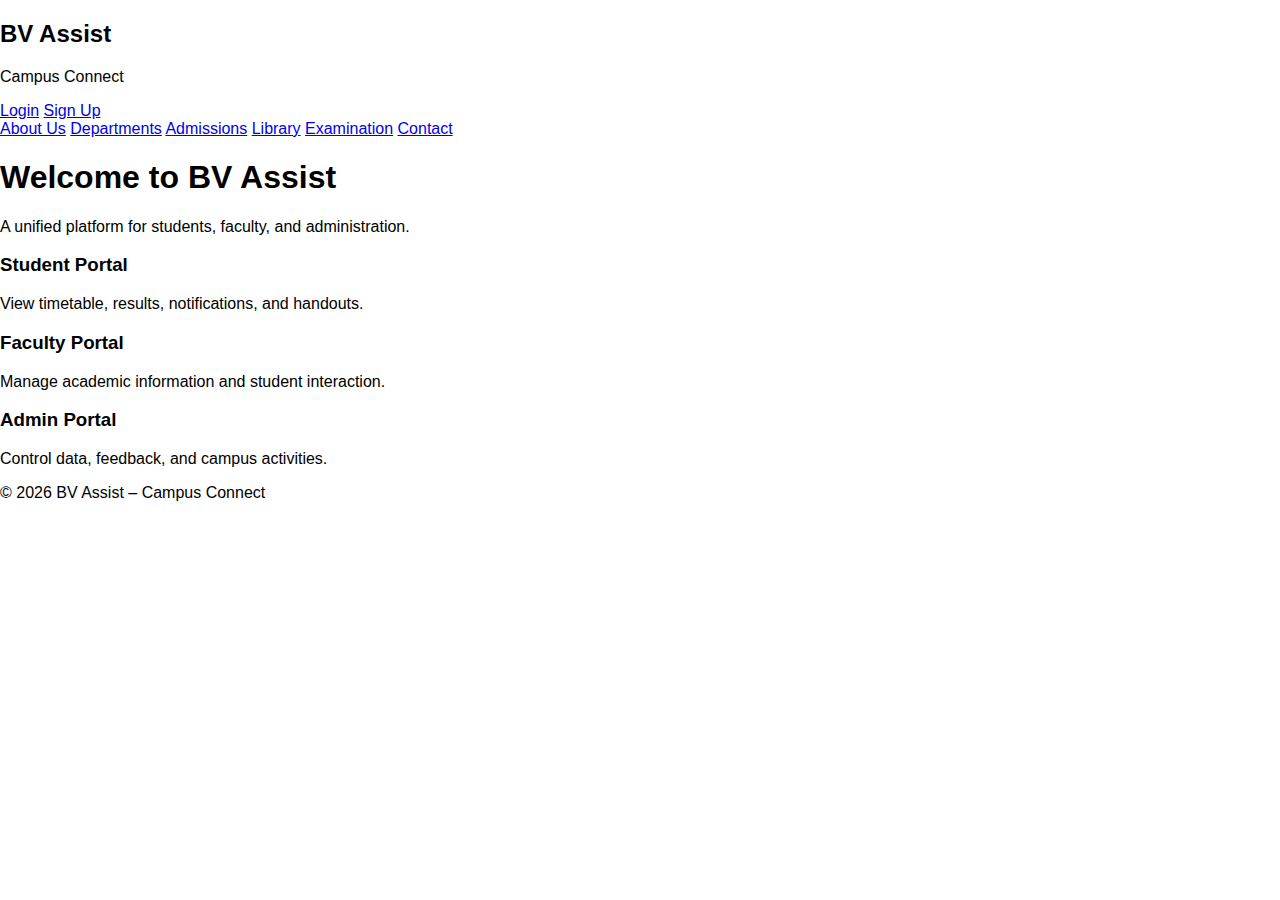
<file: index.html>
<!DOCTYPE html>
<html lang="en">
<head>
    <meta charset="UTF-8">
    <title>BV Assist – Campus Connect</title>
    <link rel="stylesheet" href="style.css">
</head>
<body>

    <!-- ===== TOP BAR ===== -->
    <div class="top-bar">
        <div class="logo">
            <h2>BV Assist</h2>
            <p>Campus Connect</p>
        </div>

        <div class="auth-buttons">
            <a href="login.html" class="btn login-btn">Login</a>
            <a href="signup.html" class="btn signup-btn">Sign Up</a>
        </div>
    </div>

    <!-- ===== NAVIGATION BAR ===== -->
    <div class="navbar">
        <a href="#">About Us</a>
        <a href="#">Departments</a>
        <a href="#">Admissions</a>
        <a href="#">Library</a>
        <a href="#">Examination</a>
        <a href="#">Contact</a>
    </div>

    <!-- ===== HERO SECTION ===== -->
    <div class="hero">
        <h1>Welcome to BV Assist</h1>
        <p>A unified platform for students, faculty, and administration.</p>
    </div>

    <!-- ===== CONTENT SECTION ===== -->
    <div class="content">
        <div class="card">
            <h3>Student Portal</h3>
            <p>View timetable, results, notifications, and handouts.</p>
        </div>

        <div class="card">
            <h3>Faculty Portal</h3>
            <p>Manage academic information and student interaction.</p>
        </div>

        <div class="card">
            <h3>Admin Portal</h3>
            <p>Control data, feedback, and campus activities.</p>
        </div>
    </div>

    <!-- ===== FOOTER ===== -->
    <div class="footer">
        <p>© 2026 BV Assist – Campus Connect</p>
    </div>

</body>
</html>
</file>
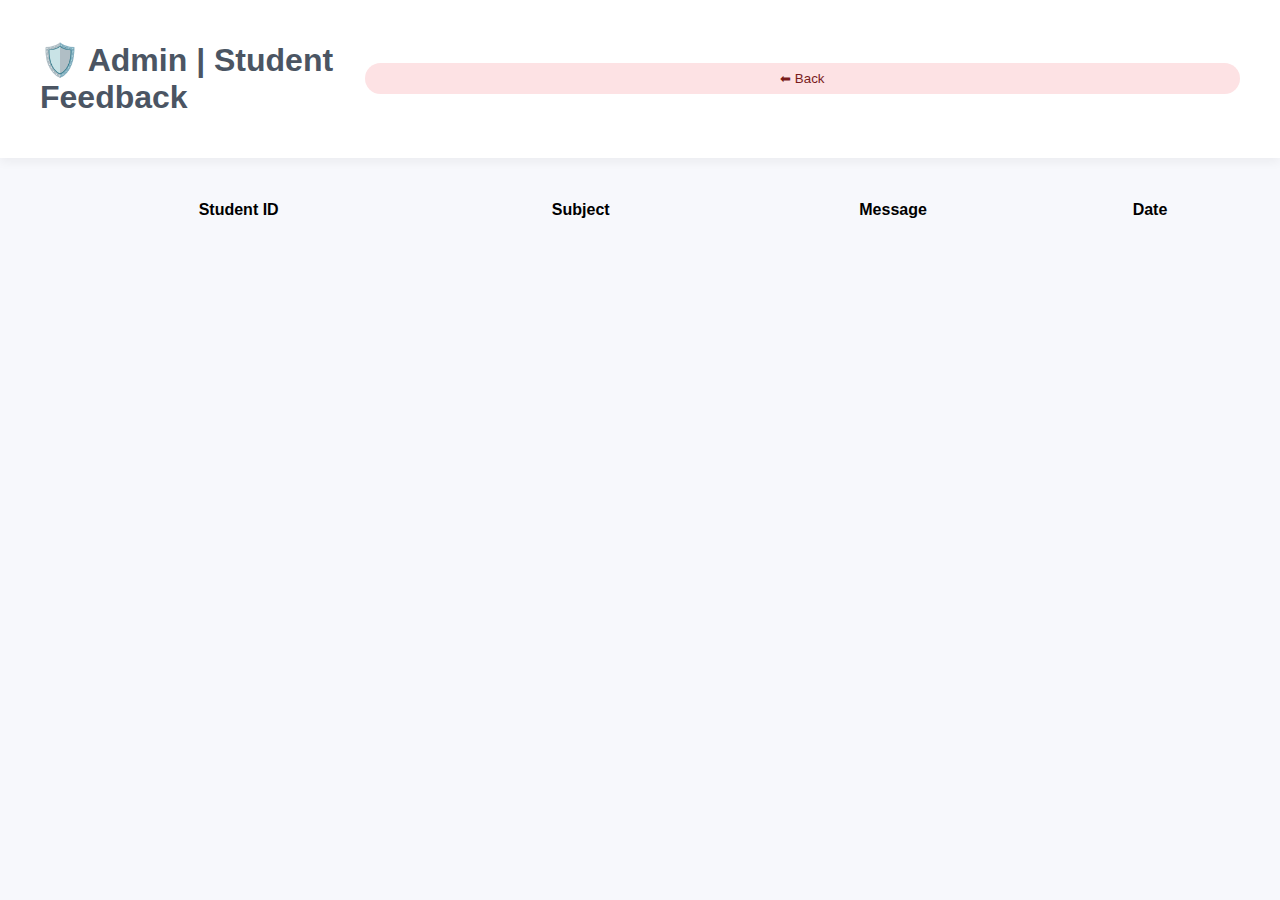
<file: admin-feedback.html>
<!DOCTYPE html>
<html lang="en">
<head>
    <meta charset="UTF-8">
    <title>BVAssist | Admin Feedback</title>
    <link rel="stylesheet" href="style.css">
</head>

<body class="dashboard-body">

<header class="dashboard-header">
    <h1>🛡️ Admin | Student Feedback</h1>
    <button class="logout-btn" onclick="goTo('dashboard.html')">⬅ Back</button>
</header>

<div class="dashboard-container">

    <table class="result-table" id="feedback-table">
    <tr>
        <th>Student ID</th>
        <th>Subject</th>
        <th>Message</th>
        <th>Date</th>
    </tr>
</table>


</div>

<script src="script.js"></script>
</body>
</html>
</file>
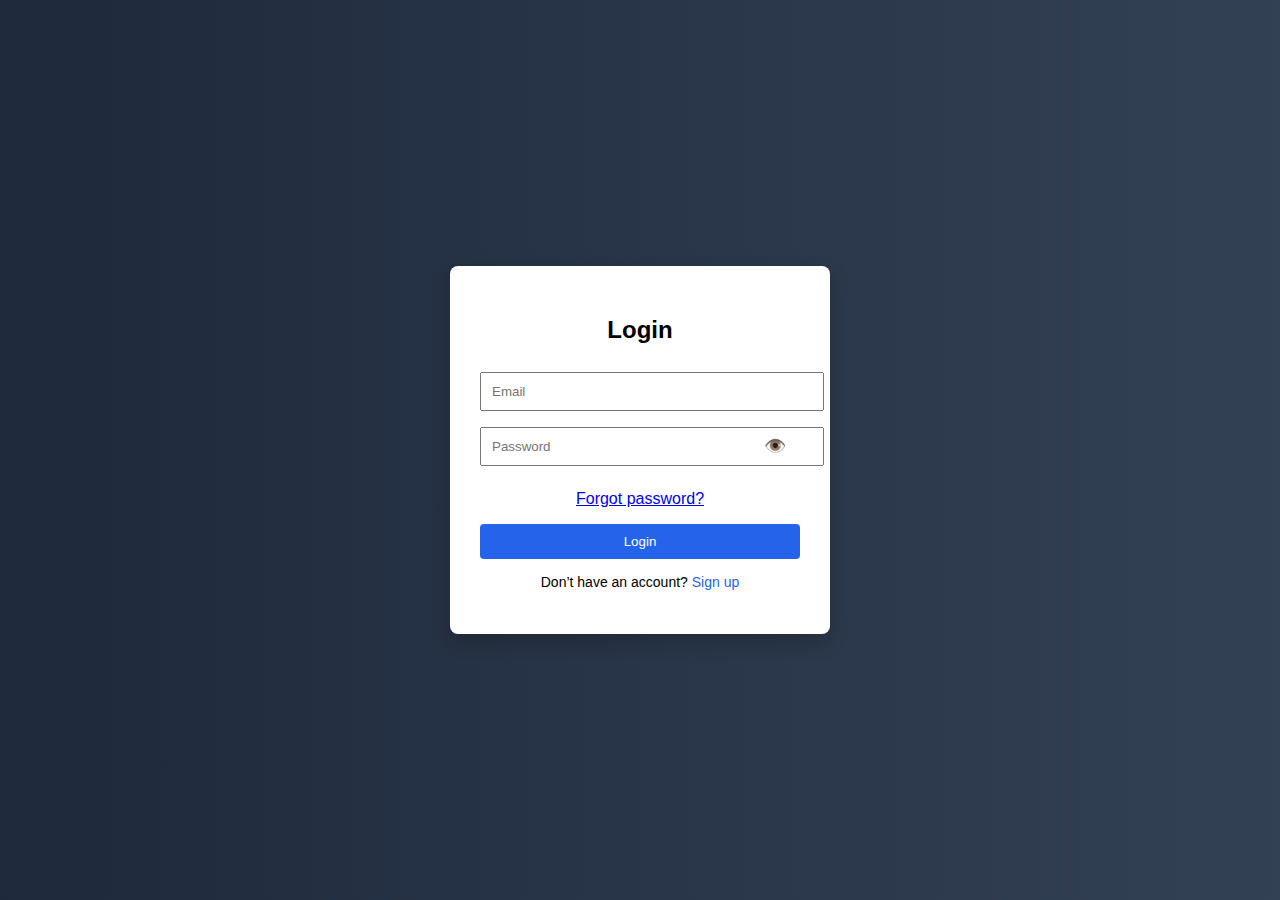
<file: dashboard.html>
<!DOCTYPE html>
<html lang="en">
<head>
    <meta charset="UTF-8">
    <title>BVAssist | Dashboard</title>
    <link rel="stylesheet" href="style.css">
</head>
<body class="dashboard-body">

    <header class="dashboard-header">
        <h1>🌸 BVAssist Dashboard</h1>
        <button class="logout-btn" onclick="logout()">Logout</button>
    </header>
    


    <div class="dashboard-container">

        <div class="dash-card pastel-blue" onclick="goTo('timetable.html')">
            📅 Timetable
        </div>

        <div class="dash-card pastel-purple" onclick="goTo('notifications.html')">
    🔔 Notifications
</div>

        <div class="dash-card pastel-green">
            🗺 Campus Roadmap
        </div>

        <div class="dash-card pastel-yellow" onclick="goTo('handouts.html')">
    📘 Handouts
</div>

<div class="dash-card pastel-lavender" onclick="goTo('results.html')">
    📊 Results
</div>


        <div class="dash-card pastel-peach" onclick="goTo('feedback.html')">
    📝 Feedback
</div>

    </div>

    <script src="script.js"></script>
</body>
</html>
</file>
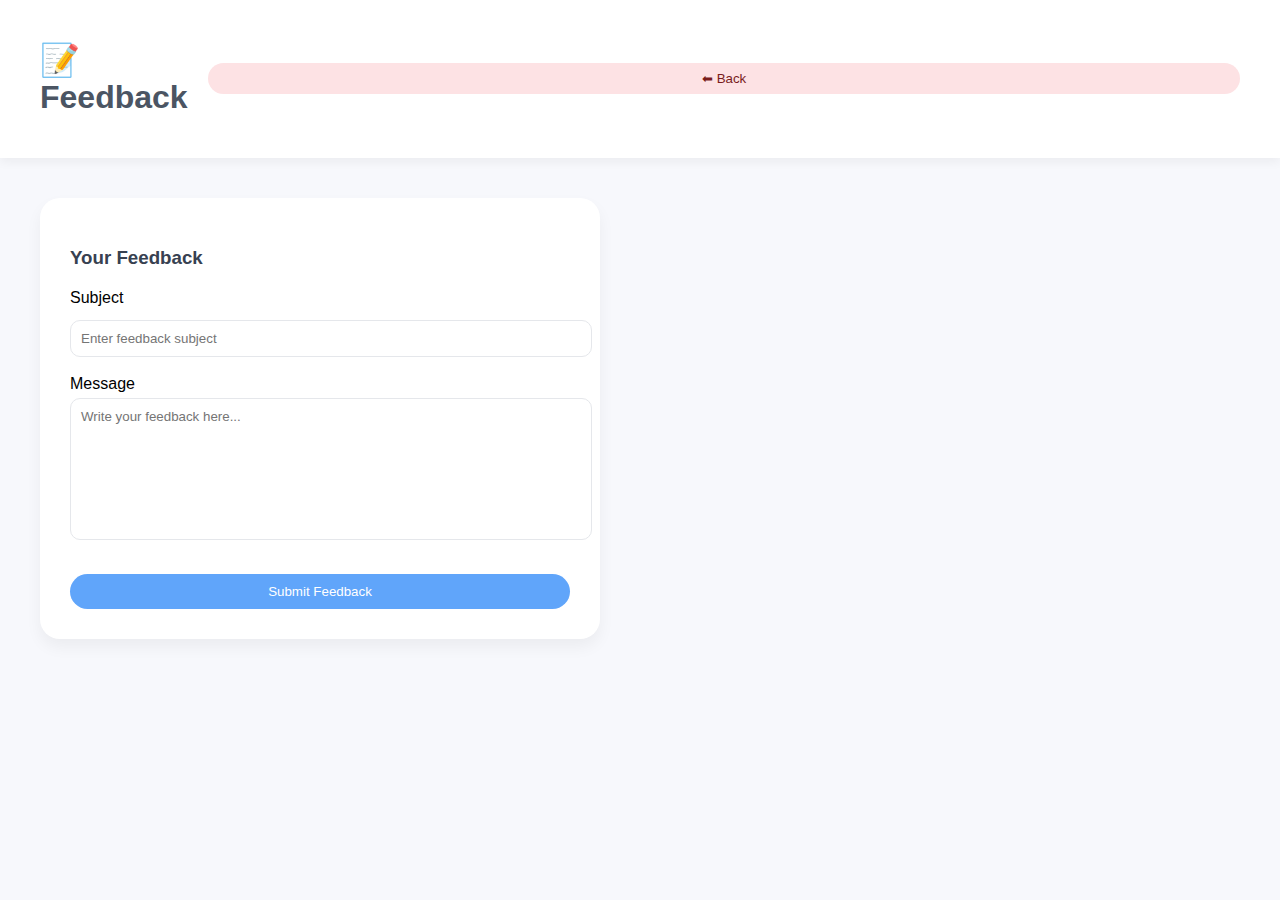
<file: feedback.html>
<!DOCTYPE html>
<html lang="en">
<head>
    <meta charset="UTF-8">
    <title>BVAssist | Feedback</title>
    <link rel="stylesheet" href="style.css">
</head>

<body class="dashboard-body">

<header class="dashboard-header">
    <h1>📝 Feedback</h1>
    <button class="logout-btn" onclick="goTo('dashboard.html')">⬅ Back</button>
</header>

<div class="dashboard-container">

    <form id="feedback-form" class="feedback-card">
        <h3>Your Feedback</h3>

        <label>Subject</label>
        <input type="text" id="subject" placeholder="Enter feedback subject" required>

        <label>Message</label>
        <textarea id="message" rows="5" placeholder="Write your feedback here..." required></textarea>

        <button type="submit">Submit Feedback</button>
    </form>

</div>

<!-- SUCCESS STATE -->
<div id="success-message" class="empty-state" style="display:none;">
    <h3>✅ Feedback Submitted</h3>
    <p>Thank you for your feedback. It has been sent to the administration.</p>
</div>

<script src="script.js"></script>
</body>
</html>
</file>
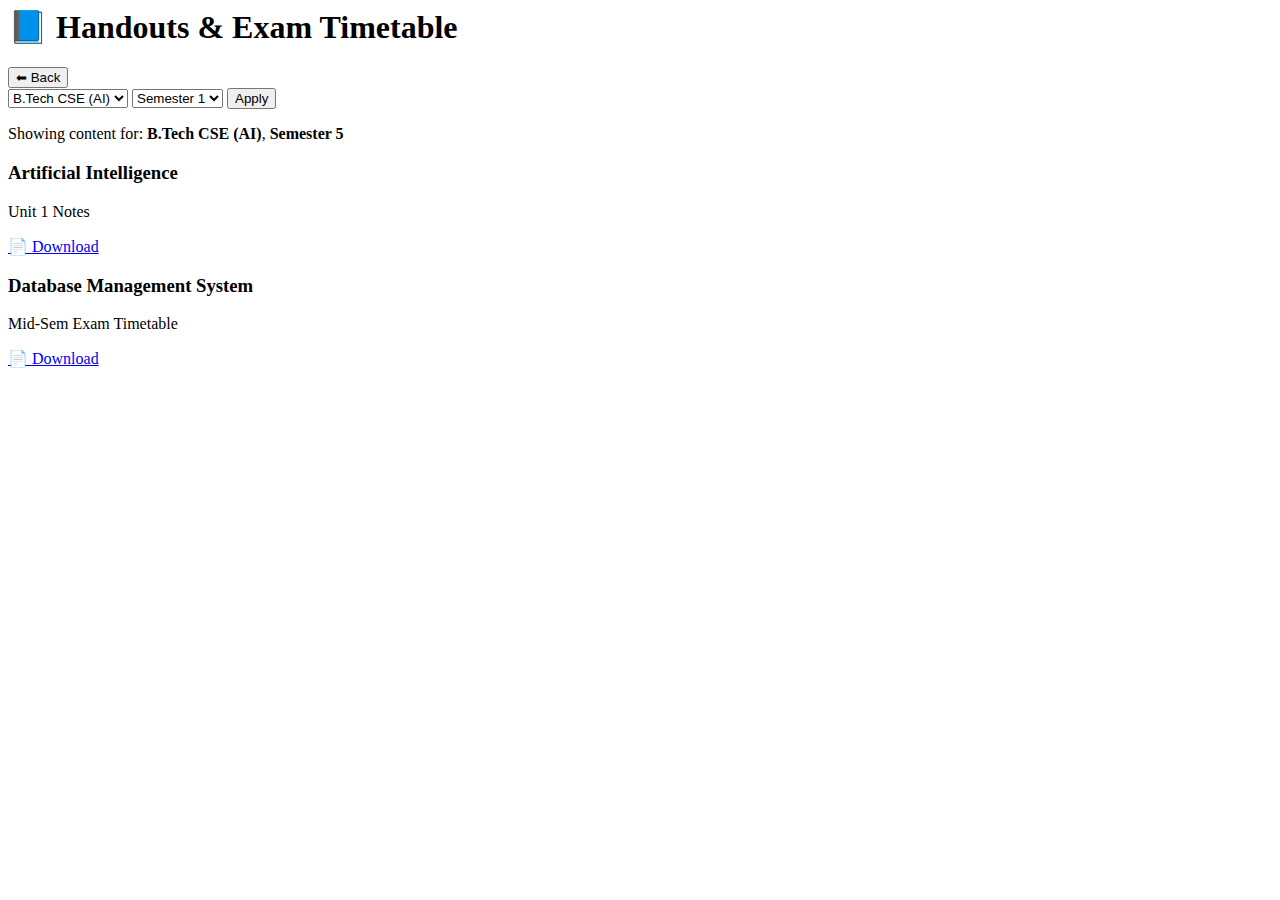
<file: handouts.html>
<body class="dashboard-body">

<header class="dashboard-header">
    <h1>📘 Handouts & Exam Timetable</h1>
    <button class="logout-btn" onclick="goTo('dashboard.html')">⬅ Back</button>
</header>

<!-- FILTER BAR -->
<div class="filter-bar">
    <select id="programme">
        <option>B.Tech CSE (AI)</option>
        <option>B.Tech CSE</option>
        <option>B.Tech IT</option>
        <option>B.Tech ECE</option>
    </select>

    <select id="semester">
        <option>Semester 1</option>
        <option>Semester 2</option>
        <option>Semester 3</option>
        <option>Semester 4</option>
        <option>Semester 5</option>
        <option>Semester 6</option>
        <option>Semester 7</option>
        <option>Semester 8</option>
    </select>

    <button onclick="applyHandoutFilter()">Apply</button>
</div>

<!-- CONTEXT INFO -->
<p id="context-info" class="context-info">
    Showing content for: <strong>B.Tech CSE (AI)</strong>, <strong>Semester 5</strong>
</p>

<!-- HANDOUTS SECTION -->
<div id="handouts-section" class="dashboard-container">

    <div class="handout-card pastel-yellow">
        <h3>Artificial Intelligence</h3>
        <p>Unit 1 Notes</p>
        <a href="#">📄 Download</a>
    </div>

    <div class="handout-card pastel-lavender">
        <h3>Database Management System</h3>
        <p>Mid-Sem Exam Timetable</p>
        <a href="#">📄 Download</a>
    </div>

</div>

<!-- EMPTY STATE -->
<div id="empty-state" class="empty-state" style="display:none;">
    <h3>📭 No handouts available</h3>
    <p>Please select another semester.</p>
</div>

<script src="script.js"></script>
</body>
</file>
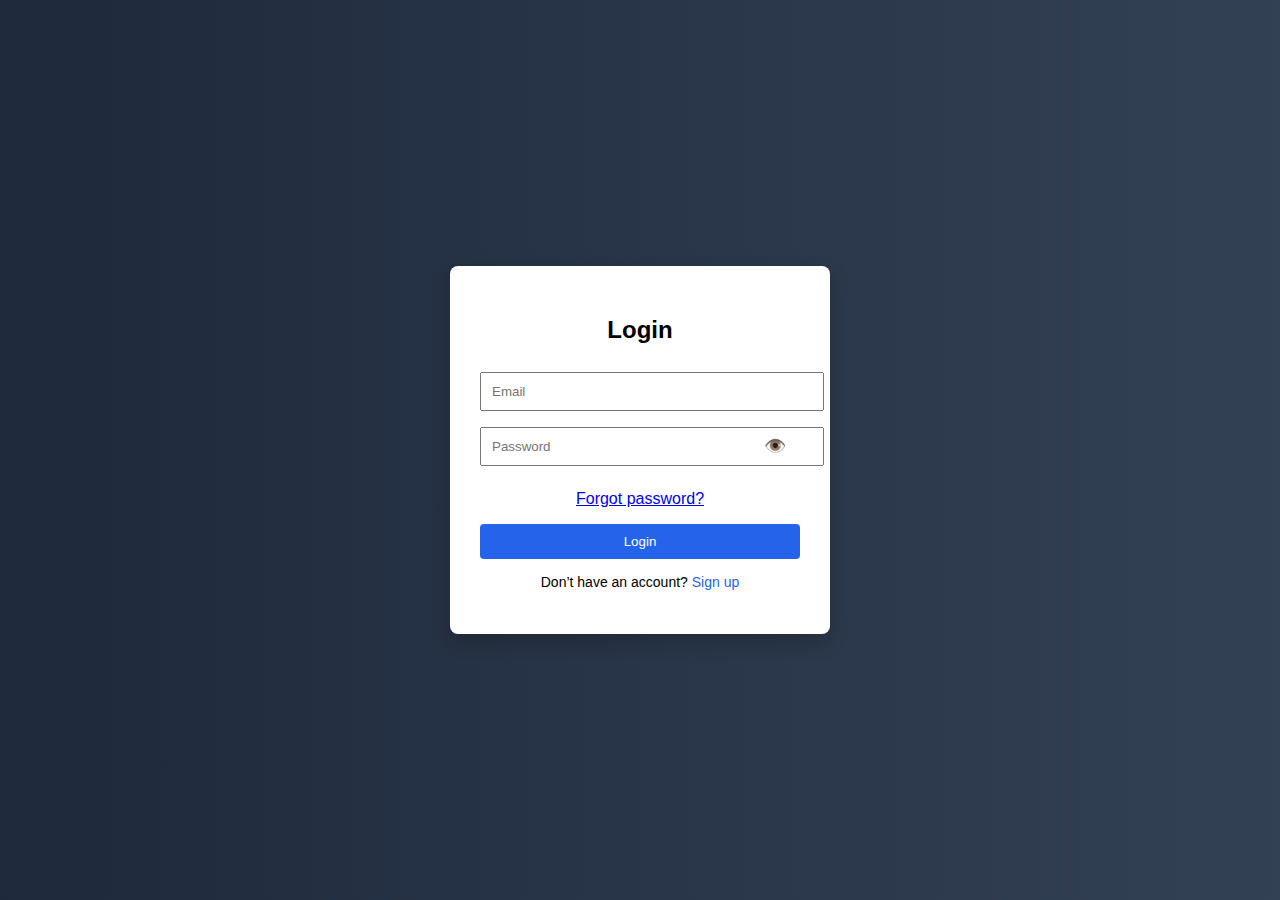
<file: login.html>
<!DOCTYPE html>
<html lang="en">
<head>
    <meta charset="UTF-8">
    <title>BVAssist Login</title>
    <link rel="stylesheet" href="style.css">
</head>

<body class="auth-body">
<div class="auth-container">

    <!-- LOGIN VIEW -->
    <div id="login-view">
        <h2>Login</h2>

        <form id="login-form">
            <input type="email" id="email" placeholder="Email" required>

            <div class="password-wrapper">
                <input type="password" id="password" placeholder="Password" required>
                <span class="toggle-password" onclick="togglePassword()">👁️</span>
            </div>

            <p class="forgot">
                <a href="#" onclick="showForgot()">Forgot password?</a>
            </p>

            <p id="login-error" class="error-text"></p>

            <button type="submit">Login</button>
        </form>

        <p class="switch">
            Don’t have an account?
            <a href="signup.html">Sign up</a>
        </p>
    </div>

    <!-- FORGOT PASSWORD VIEW -->
<div id="forgot-view" style="display:none;">
    <h2>Forgot Password</h2>

    <form id="forgot-form">
        <input
            type="email"
            id="forgot-email"
            placeholder="Enter registered email"
            required
        >

        <p id="forgot-error" class="error-text"></p>

        <button type="submit">Send Reset Link</button>
    </form>

    <p class="switch">
        <a href="#" onclick="showLogin()">Back to login</a>
    </p>
</div>



</div>

<script src="script.js"></script>
</body>
</html>
</file>
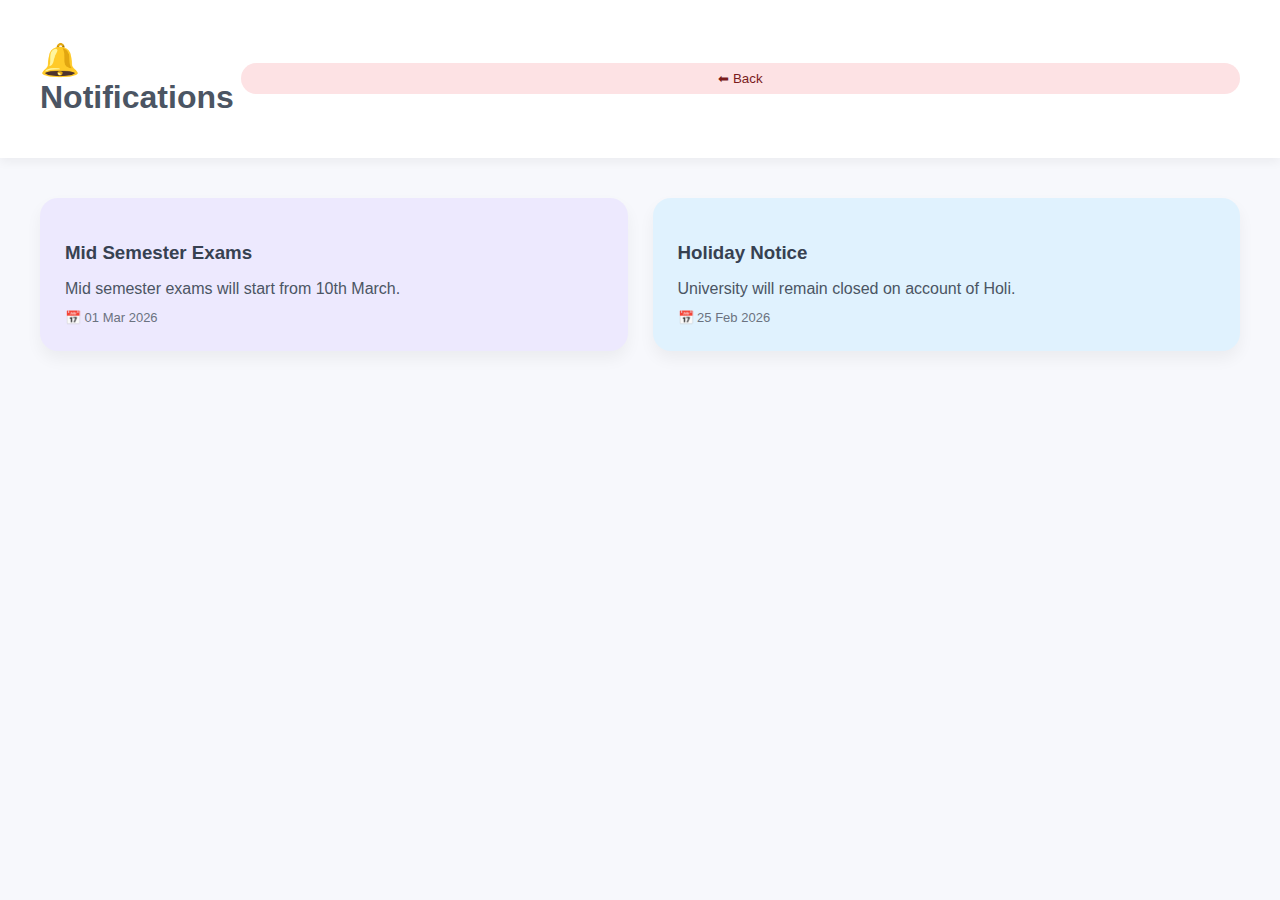
<file: notifications.html>
<!DOCTYPE html>
<html lang="en">
<head>
    <meta charset="UTF-8">
    <title>BVAssist | Notifications</title>
    <link rel="stylesheet" href="style.css">
</head>
<body class="dashboard-body">

<header class="dashboard-header">
    <h1>🔔 Notifications</h1>
    <button class="logout-btn" onclick="goTo('dashboard.html')">⬅ Back</button>
</header>

<div class="dashboard-container">

    <div class="notification-card pastel-purple">
        <h3>Mid Semester Exams</h3>
        <p>Mid semester exams will start from 10th March.</p>
        <span>📅 01 Mar 2026</span>
    </div>

    <div class="notification-card pastel-blue">
        <h3>Holiday Notice</h3>
        <p>University will remain closed on account of Holi.</p>
        <span>📅 25 Feb 2026</span>
    </div>

</div>

<script src="script.js"></script>
</body>
</html>
</file>
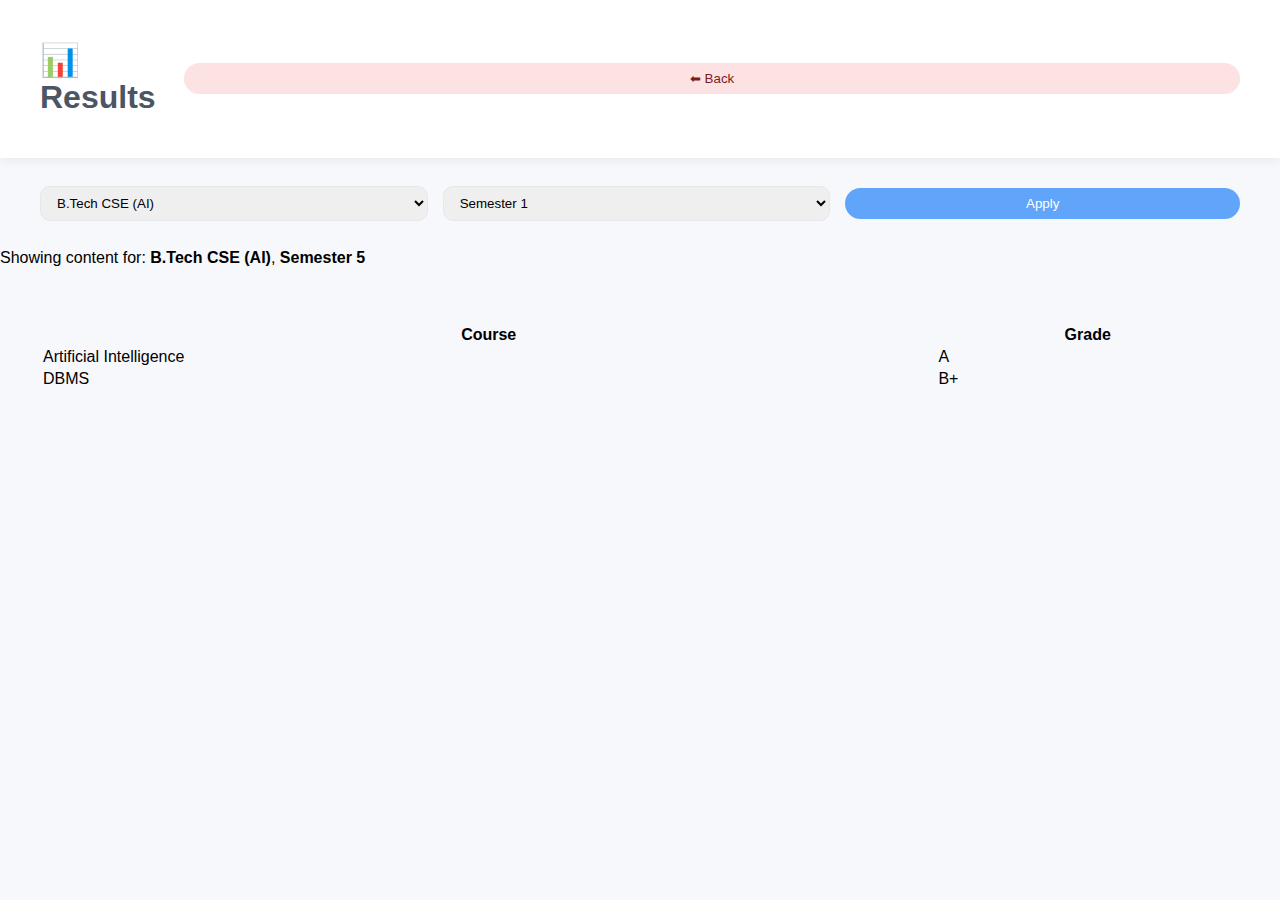
<file: results.html>
<!DOCTYPE html>
<html lang="en">
<head>
    <meta charset="UTF-8">
    <title>BVAssist | Results</title>
    <link rel="stylesheet" href="style.css">
</head>

<body class="dashboard-body">

<!-- HEADER -->
<header class="dashboard-header">
    <h1>📊 Results</h1>
    <button class="logout-btn" onclick="goTo('dashboard.html')">⬅ Back</button>
</header>

<!-- FILTER BAR -->
<div class="filter-bar">
    <select id="programme">
        <option>B.Tech CSE (AI)</option>
        <option>B.Tech CSE</option>
        <option>B.Tech IT</option>
        <option>B.Tech ECE</option>
    </select>

    <select id="semester">
        <option>Semester 1</option>
        <option>Semester 2</option>
        <option>Semester 3</option>
        <option>Semester 4</option>
        <option>Semester 5</option>
        <option>Semester 6</option>
        <option>Semester 7</option>
        <option>Semester 8</option>
    </select>

    <button onclick="applyFilter()">Apply</button>
</div>

<!-- CONTEXT INFO -->
<p id="context-info" class="context-info">
    Showing content for: <strong>B.Tech CSE (AI)</strong>, <strong>Semester 5</strong>
</p>

<!-- RESULTS SECTION -->
<div id="results-section" class="dashboard-container">
    <table class="result-table">
        <tr>
            <th>Course</th>
            <th>Grade</th>
        </tr>
        <tr>
            <td>Artificial Intelligence</td>
            <td>A</td>
        </tr>
        <tr>
            <td>DBMS</td>
            <td>B+</td>
        </tr>
    </table>
</div>

<!-- EMPTY STATE -->
<div id="empty-state" class="empty-state" style="display:none;">
    <h3>📊 No results available</h3>
    <p>
        There are no results for the selected programme and semester.<br>
        Please try another selection.
    </p>
</div>

<script src="script.js"></script>
</body>
</html>
</file>
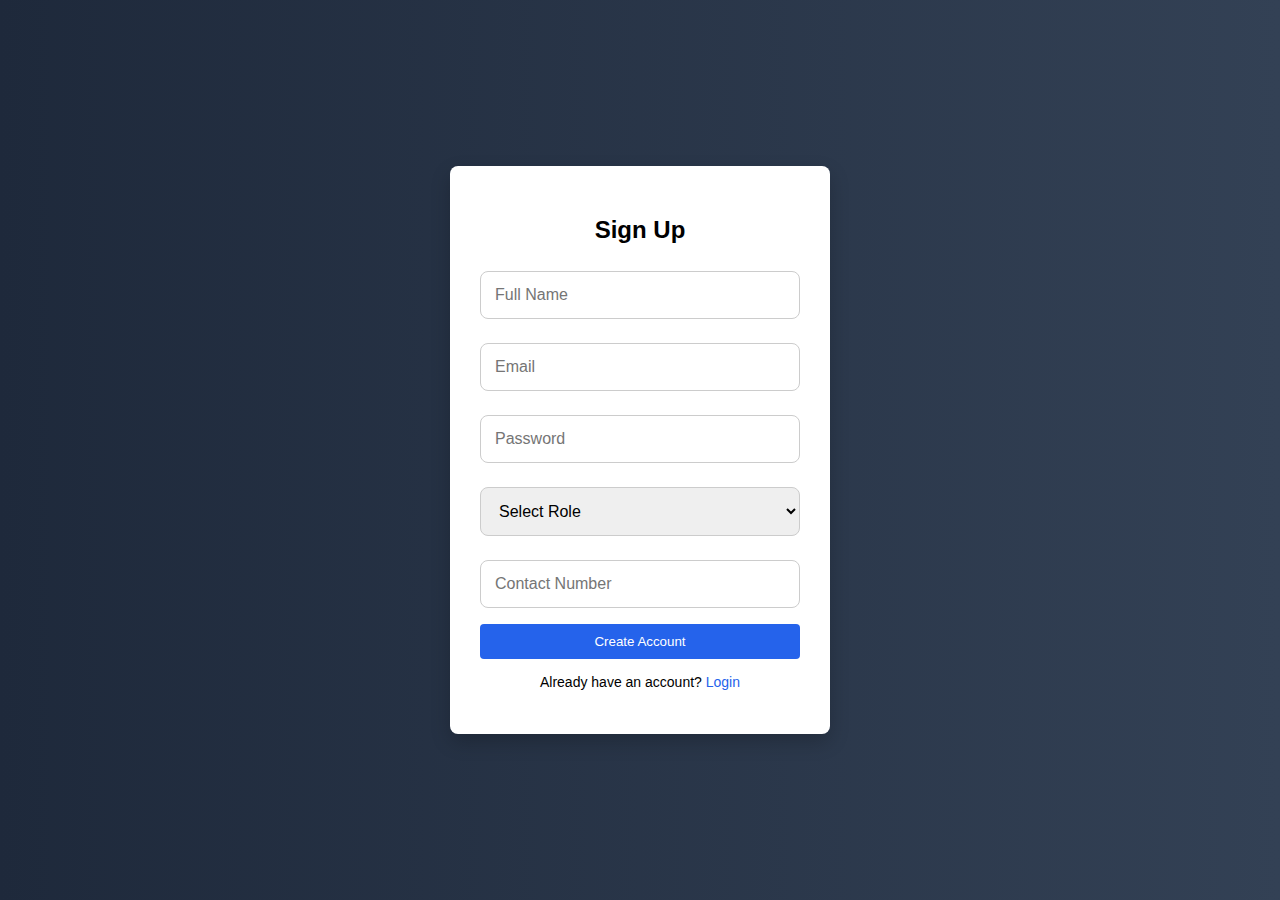
<file: signup.html>
<!DOCTYPE html>
<html lang="en">
<head>
    <meta charset="UTF-8">
    <title>BVAssist Sign Up</title>
    <link rel="stylesheet" href="style.css">
</head>

<body class="auth-body">

<div class="auth-container">
    <h2>Sign Up</h2>

    <form id="signup-form">

        <input
            type="text"
            id="signup-name"
            class="auth-input"
            placeholder="Full Name"
            required
        >

        <input
            type="email"
            id="signup-email"
            class="auth-input"
            placeholder="Email"
            required
        >

        <input
            type="password"
            id="signup-password"
            class="auth-input"
            placeholder="Password"
            required
        >

        <select id="signup-role" class="auth-input" required>
            <option value="">Select Role</option>
            <option value="Student">Student</option>
            <option value="Parent">Parent</option>
            <option value="Faculty">Faculty</option>
        </select>

        <input
            type="text"
            id="signup-contact"
            class="auth-input"
            placeholder="Contact Number"
        >

        <button type="submit">Create Account</button>
    </form>

    <!-- ERROR MESSAGE -->
    <p id="signup-error" class="error-text"></p>

    <p class="switch">
        Already have an account?
        <a href="login.html">Login</a>
    </p>
</div>

<script src="script.js"></script>
</body>
</html>
</file>
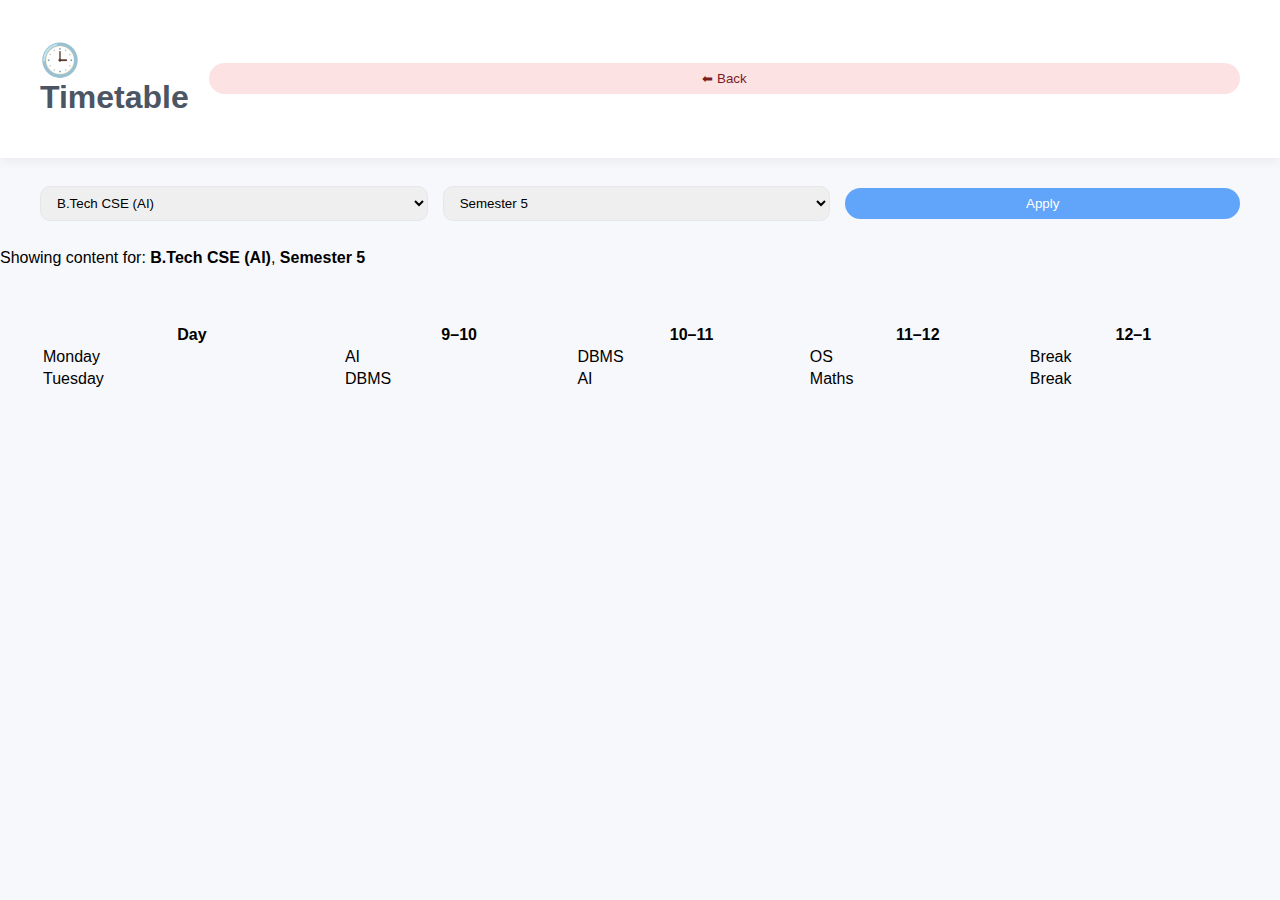
<file: timetable.html>
<!DOCTYPE html>
<html lang="en">
<head>
    <meta charset="UTF-8">
    <title>BVAssist | Timetable</title>
    <link rel="stylesheet" href="style.css">
</head>

<body class="dashboard-body">

<header class="dashboard-header">
    <h1>🕒 Timetable</h1>
    <button class="logout-btn" onclick="goTo('dashboard.html')">⬅ Back</button>
</header>

<!-- FILTER BAR -->
<div class="filter-bar">
    <select id="programme">
        <option>B.Tech CSE (AI)</option>
        <option>B.Tech CSE</option>
        <option>B.Tech IT</option>
        <option>B.Tech ECE</option>
    </select>

    <select id="semester">
        <option>Semester 1</option>
        <option>Semester 2</option>
        <option>Semester 3</option>
        <option>Semester 4</option>
        <option selected>Semester 5</option>
        <option>Semester 6</option>
        <option>Semester 7</option>
        <option>Semester 8</option>
    </select>

    <button onclick="applyTimetableFilter()">Apply</button>
</div>

<!-- CONTEXT INFO -->
<p id="context-info" class="context-info">
    Showing content for: <strong>B.Tech CSE (AI)</strong>, <strong>Semester 5</strong>
</p>

<!-- TIMETABLE SECTION -->
<div id="timetable-section" class="dashboard-container">

    <table class="result-table">
        <tr>
            <th>Day</th>
            <th>9–10</th>
            <th>10–11</th>
            <th>11–12</th>
            <th>12–1</th>
        </tr>
        <tr>
            <td>Monday</td>
            <td>AI</td>
            <td>DBMS</td>
            <td>OS</td>
            <td>Break</td>
        </tr>
        <tr>
            <td>Tuesday</td>
            <td>DBMS</td>
            <td>AI</td>
            <td>Maths</td>
            <td>Break</td>
        </tr>
    </table>

</div>

<!-- EMPTY STATE -->
<div id="empty-state" class="empty-state" style="display:none;">
    <h3>🕒 No timetable available</h3>
    <p>
        No timetable found for the selected programme and semester.<br>
        Please try another selection.
    </p>
</div>

<script src="script.js"></script>
</body>
</html>
</file>
<file: style.css>
body {
    margin: 0;
    font-family: Arial, sans-serif;
}


.auth-container {
    background: white;
    padding: 30px;
    width: 320px;
    border-radius: 8px;
    text-align: center;
    box-shadow: 0 8px 20px rgba(0,0,0,0.2);
}

input, select {
    width: 100%;
    padding: 10px;
    margin: 8px 0;
}

button {
    width: 100%;
    padding: 10px;
    background-color: #2563eb;
    color: white;
    border: none;
    cursor: pointer;
    border-radius: 4px;
}

button:hover {
    background-color: #1d4ed8;
}

.switch {
    margin-top: 15px;
    font-size: 14px;
}

.switch a {
    color: #2563eb;
    text-decoration: none;
}
/* ===== DASHBOARD STYLES ===== */

.dashboard-body {
    background: #f7f8fc;
    min-height: 100vh;
}

.dashboard-header {
    background: #ffffff;
    padding: 20px 40px;
    display: flex;
    justify-content: space-between;
    align-items: center;
    box-shadow: 0 4px 10px rgba(0,0,0,0.05);
}

.dashboard-header h1 {
    color: #4b5563;
    font-weight: 600;
}

.logout-btn {
    background: #fde2e4;
    border: none;
    padding: 8px 16px;
    border-radius: 20px;
    cursor: pointer;
    color: #7a1c1c;
    font-weight: 500;
}

.dashboard-container {
    padding: 40px;
    display: grid;
    grid-template-columns: repeat(auto-fit, minmax(200px, 1fr));
    gap: 25px;
}

.dash-card {
    padding: 30px;
    border-radius: 20px;
    text-align: center;
    font-size: 18px;
    cursor: pointer;
    box-shadow: 0 10px 20px rgba(0,0,0,0.06);
    transition: transform 0.2s ease, box-shadow 0.2s ease;
}

.dash-card:hover {
    transform: translateY(-5px);
    box-shadow: 0 14px 25px rgba(0,0,0,0.1);
}

/* ===== PASTEL COLORS ===== */

.pastel-blue { background: #e0f2fe; }
.pastel-purple { background: #ede9fe; }
.pastel-pink { background: #fce7f3; }
.pastel-green { background: #ecfdf5; }
.pastel-yellow { background: #fef9c3; }
.pastel-lavender { background: #f3e8ff; }
.pastel-peach { background: #ffe4e6; }
.pastel-grey { background: #f1f5f9; }
/* ===== TIMETABLE ===== */

.timetable-card {
    background: #ffffff;
    padding: 25px;
    border-radius: 18px;
    box-shadow: 0 8px 16px rgba(0,0,0,0.05);
}

.timetable-card h3 {
    margin-bottom: 10px;
    color: #475569;
}

.timetable-card p {
    background: #f1f5f9;
    padding: 8px;
    border-radius: 10px;
    margin: 6px 0;
}
.auth-body {
    height: 100vh;
    background: linear-gradient(to right, #1e293b, #334155);
    display: flex;
    justify-content: center;
    align-items: center;
}
/* ===== NOTIFICATIONS ===== */

.notification-card {
    padding: 25px;
    border-radius: 18px;
    box-shadow: 0 8px 16px rgba(0,0,0,0.05);
}

.notification-card h3 {
    margin-bottom: 8px;
    color: #374151;
}

.notification-card p {
    margin-bottom: 10px;
    color: #4b5563;
}

.notification-card span {
    font-size: 13px;
    color: #6b7280;
}
/* ===== FEEDBACK ===== */

.feedback-card {
    padding: 30px;
    border-radius: 20px;
    max-width: 500px;
}

.feedback-card h3 {
    margin-bottom: 15px;
    color: #374151;
}

.feedback-card textarea {
    width: 100%;
    height: 120px;
    padding: 12px;
    border-radius: 12px;
    border: 1px solid #e5e7eb;
    resize: none;
    margin-bottom: 15px;
    font-family: Arial, sans-serif;
}

.submit-btn {
    background: #fb7185;
    border: none;
    padding: 10px 25px;
    border-radius: 25px;
    color: white;
    cursor: pointer;
}

.submit-btn:hover {
    background: #f43f5e;
}
/* ===== HANDOUTS ===== */

.handout-card {
    padding: 25px;
    border-radius: 18px;
    box-shadow: 0 8px 16px rgba(0,0,0,0.05);
}

.handout-card h3 {
    margin-bottom: 8px;
    color: #374151;
}

.handout-card p {
    margin-bottom: 10px;
    color: #4b5563;
}

.handout-card a {
    text-decoration: none;
    color: #2563eb;
    font-weight: 500;
}
/* ===== USER INFO ===== */

.user-info {
    margin: 20px 40px;
    background: #ffffff;
    padding: 15px 25px;
    border-radius: 15px;
    box-shadow: 0 6px 12px rgba(0,0,0,0.04);
    display: flex;
    gap: 30px;
    color: #374151;
}
/* ===== FILTER BAR ===== */

.filter-bar {
    margin: 20px 40px;
    display: flex;
    gap: 15px;
    align-items: center;
}

.filter-bar select {
    padding: 8px 12px;
    border-radius: 10px;
    border: 1px solid #e5e7eb;
}

.filter-bar button {
    padding: 8px 18px;
    border-radius: 20px;
    border: none;
    background: #60a5fa;
    color: white;
    cursor: pointer;
}

.filter-bar button:hover {
    background: #3b82f6;
}
/* ===== FEEDBACK ===== */

.feedback-card {
    background: #ffffff;
    padding: 30px;
    border-radius: 20px;
    max-width: 500px;
    width: 100%;
    box-shadow: 0 8px 16px rgba(0,0,0,0.05);
}

.feedback-card h3 {
    margin-bottom: 20px;
}

.feedback-card label {
    display: block;
    margin-top: 10px;
    margin-bottom: 5px;
    font-weight: 500;
}

.feedback-card input,
.feedback-card textarea {
    width: 100%;
    padding: 10px;
    border-radius: 10px;
    border: 1px solid #e5e7eb;
}

.feedback-card button {
    margin-top: 15px;
    width: 100%;
    padding: 10px;
    border-radius: 20px;
    border: none;
    background: #60a5fa;
    color: white;
    cursor: pointer;
}

.feedback-card button:hover {
    background: #3b82f6;
}
.auth-input {
    width: 100%;
    padding: 14px 45px 14px 14px; /* right space doesn't hurt email */
    font-size: 16px;
    border-radius: 8px;
    border: 1px solid #ccc;
    box-sizing: border-box;
    margin-bottom: 16px;
}
.password-wrapper {
    position: relative;
    width: 100%;
}

.auth-input {
    width: 100%;
    padding: 14px 45px 14px 14px; /* space for eye icon */
    font-size: 16px;
    border-radius: 8px;
    border: 1px solid #ccc;
    box-sizing: border-box;
}

.toggle-password {
    position: absolute;
    right: 14px;
    top: 50%;
    transform: translateY(-50%);
    cursor: pointer;
    font-size: 18px;
    color: #666;
}

.toggle-password:hover {
    color: #000;
}
.error-text {
    color: #e74c3c;
    font-size: 14px;
    margin-top: 8px;
    text-align: center;
}
</file>
